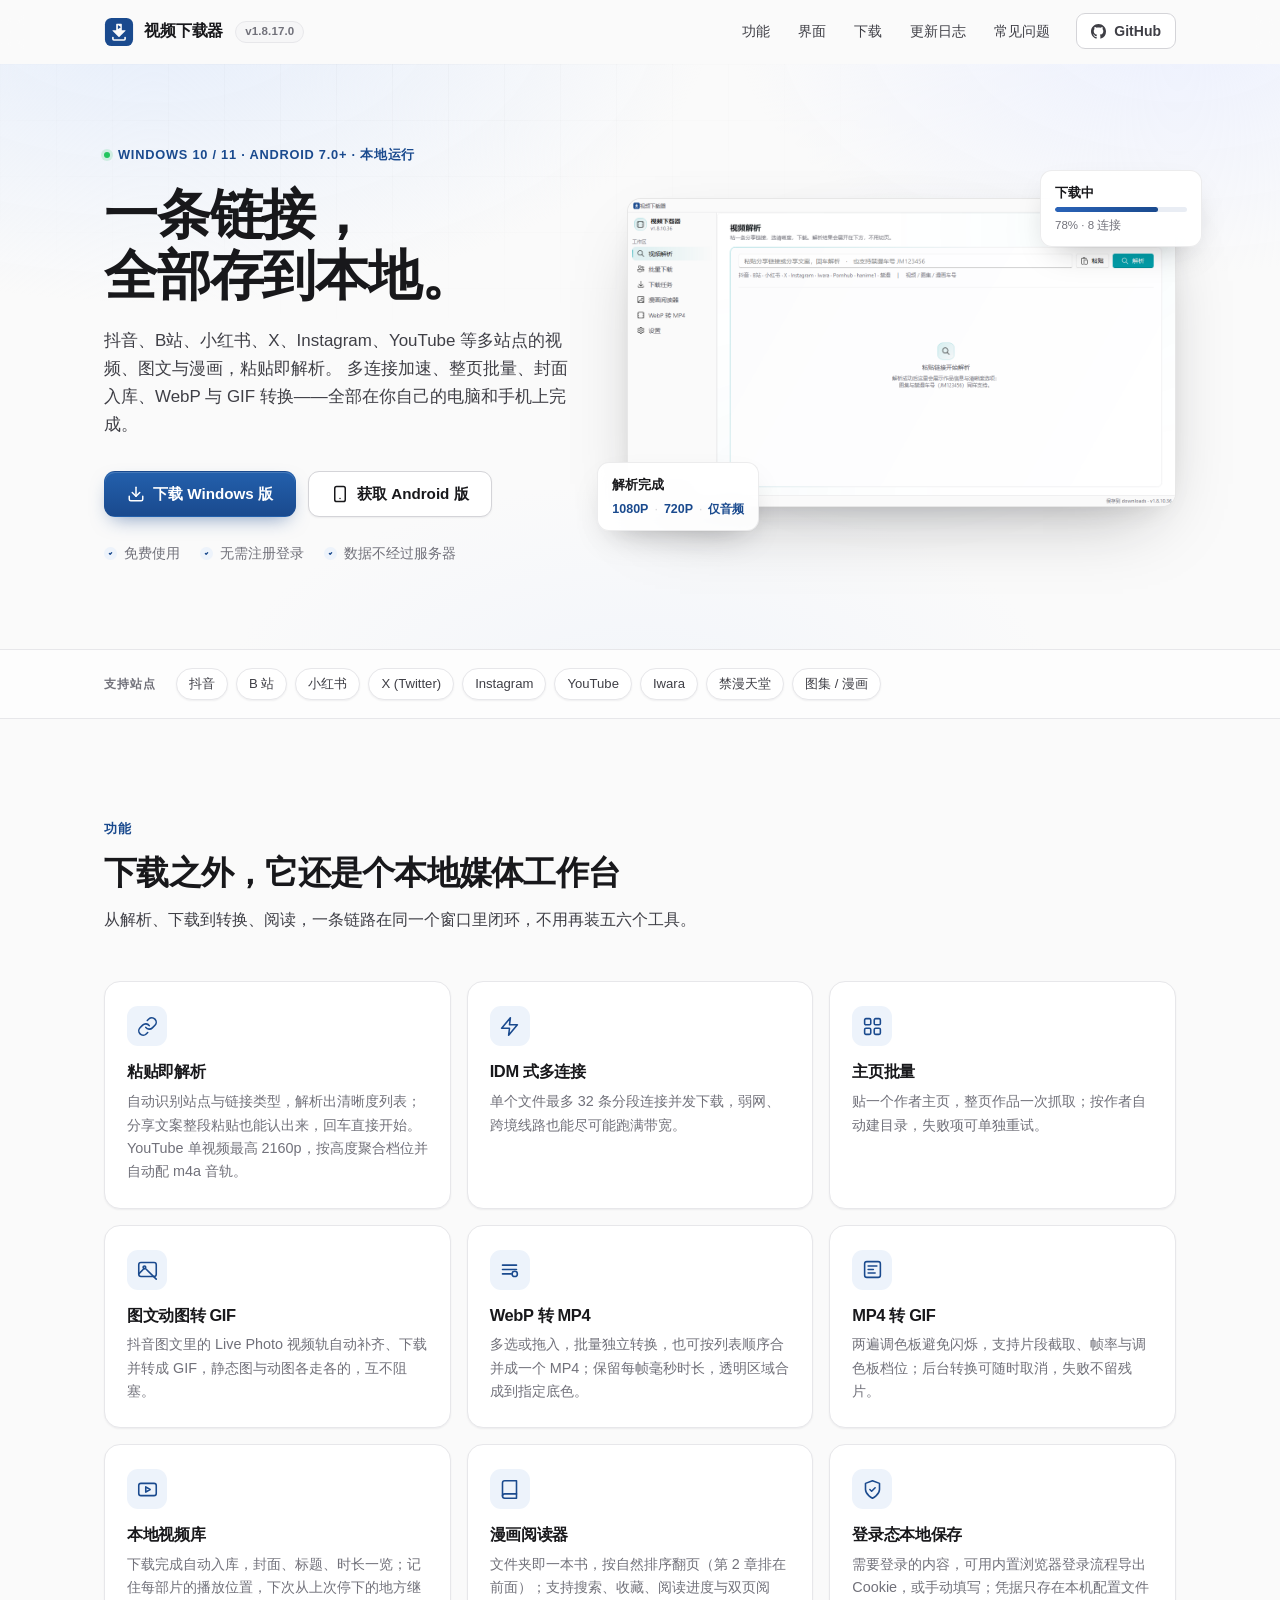
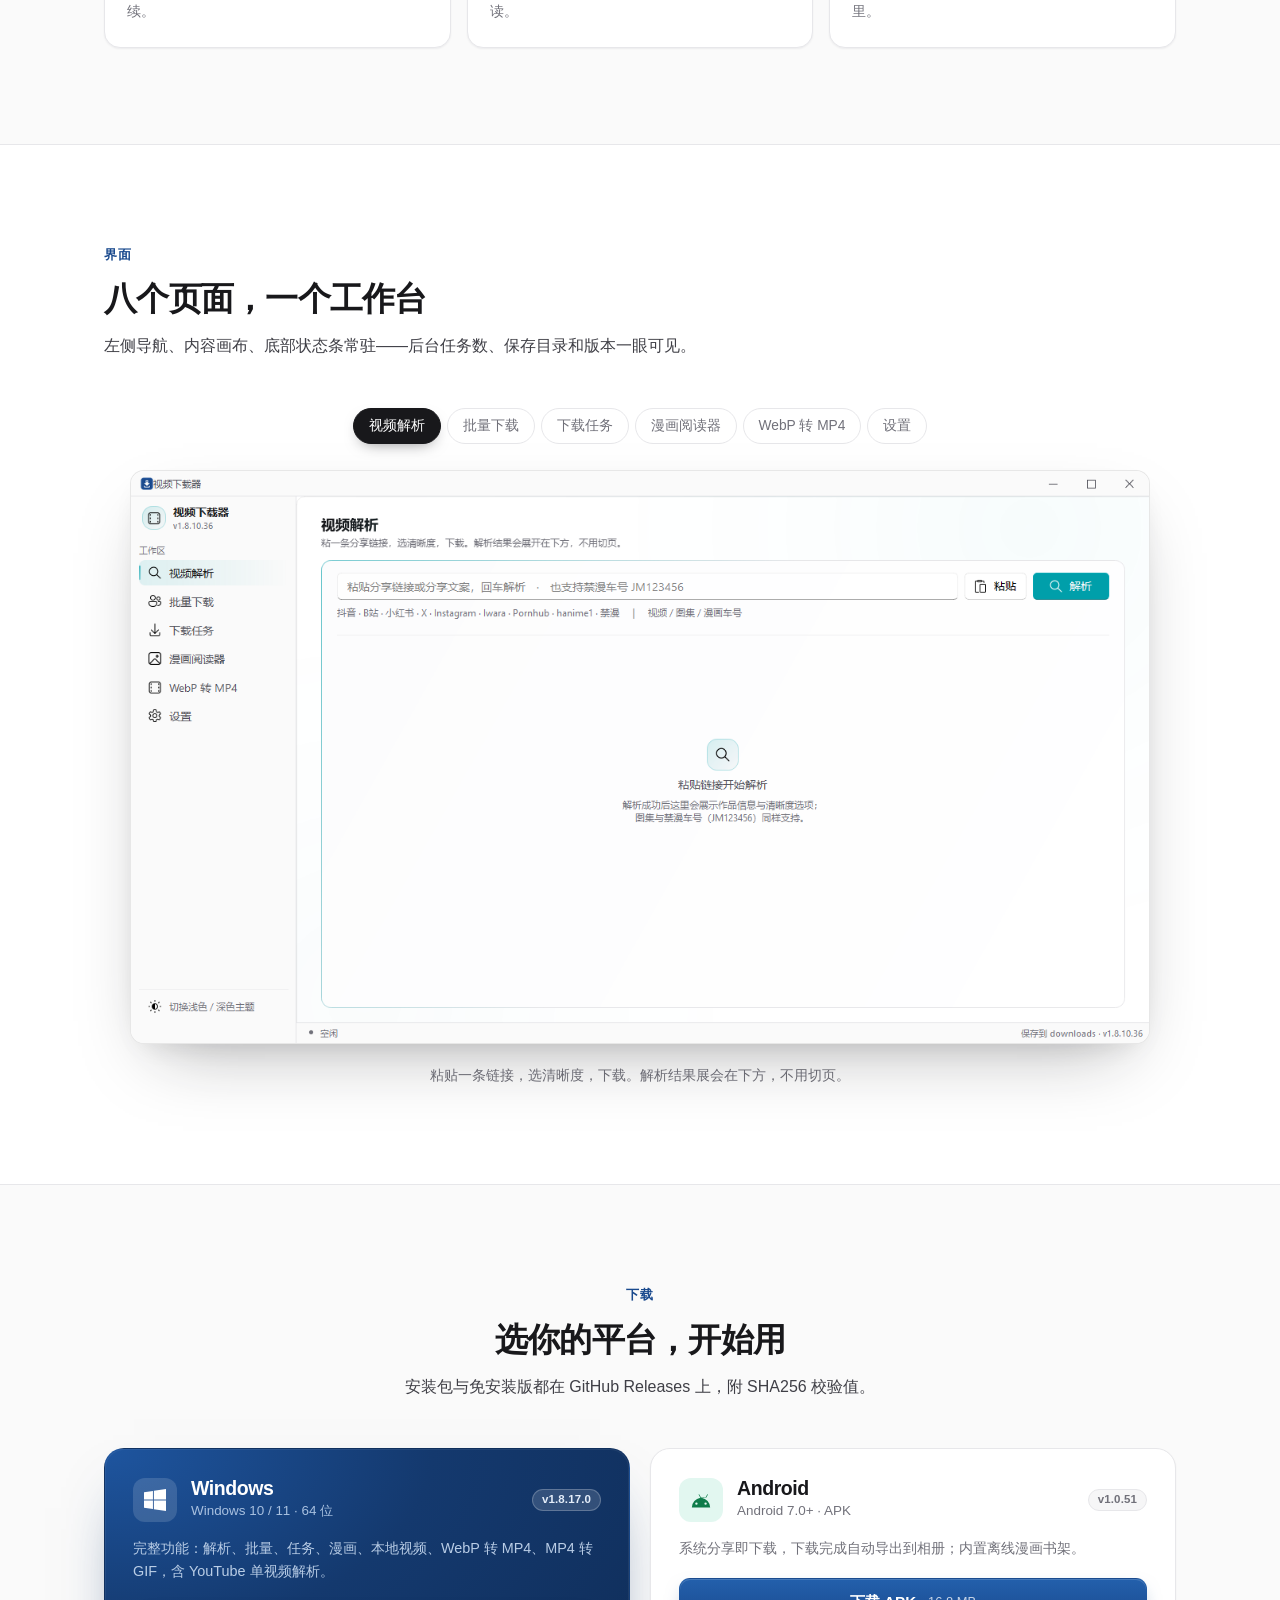
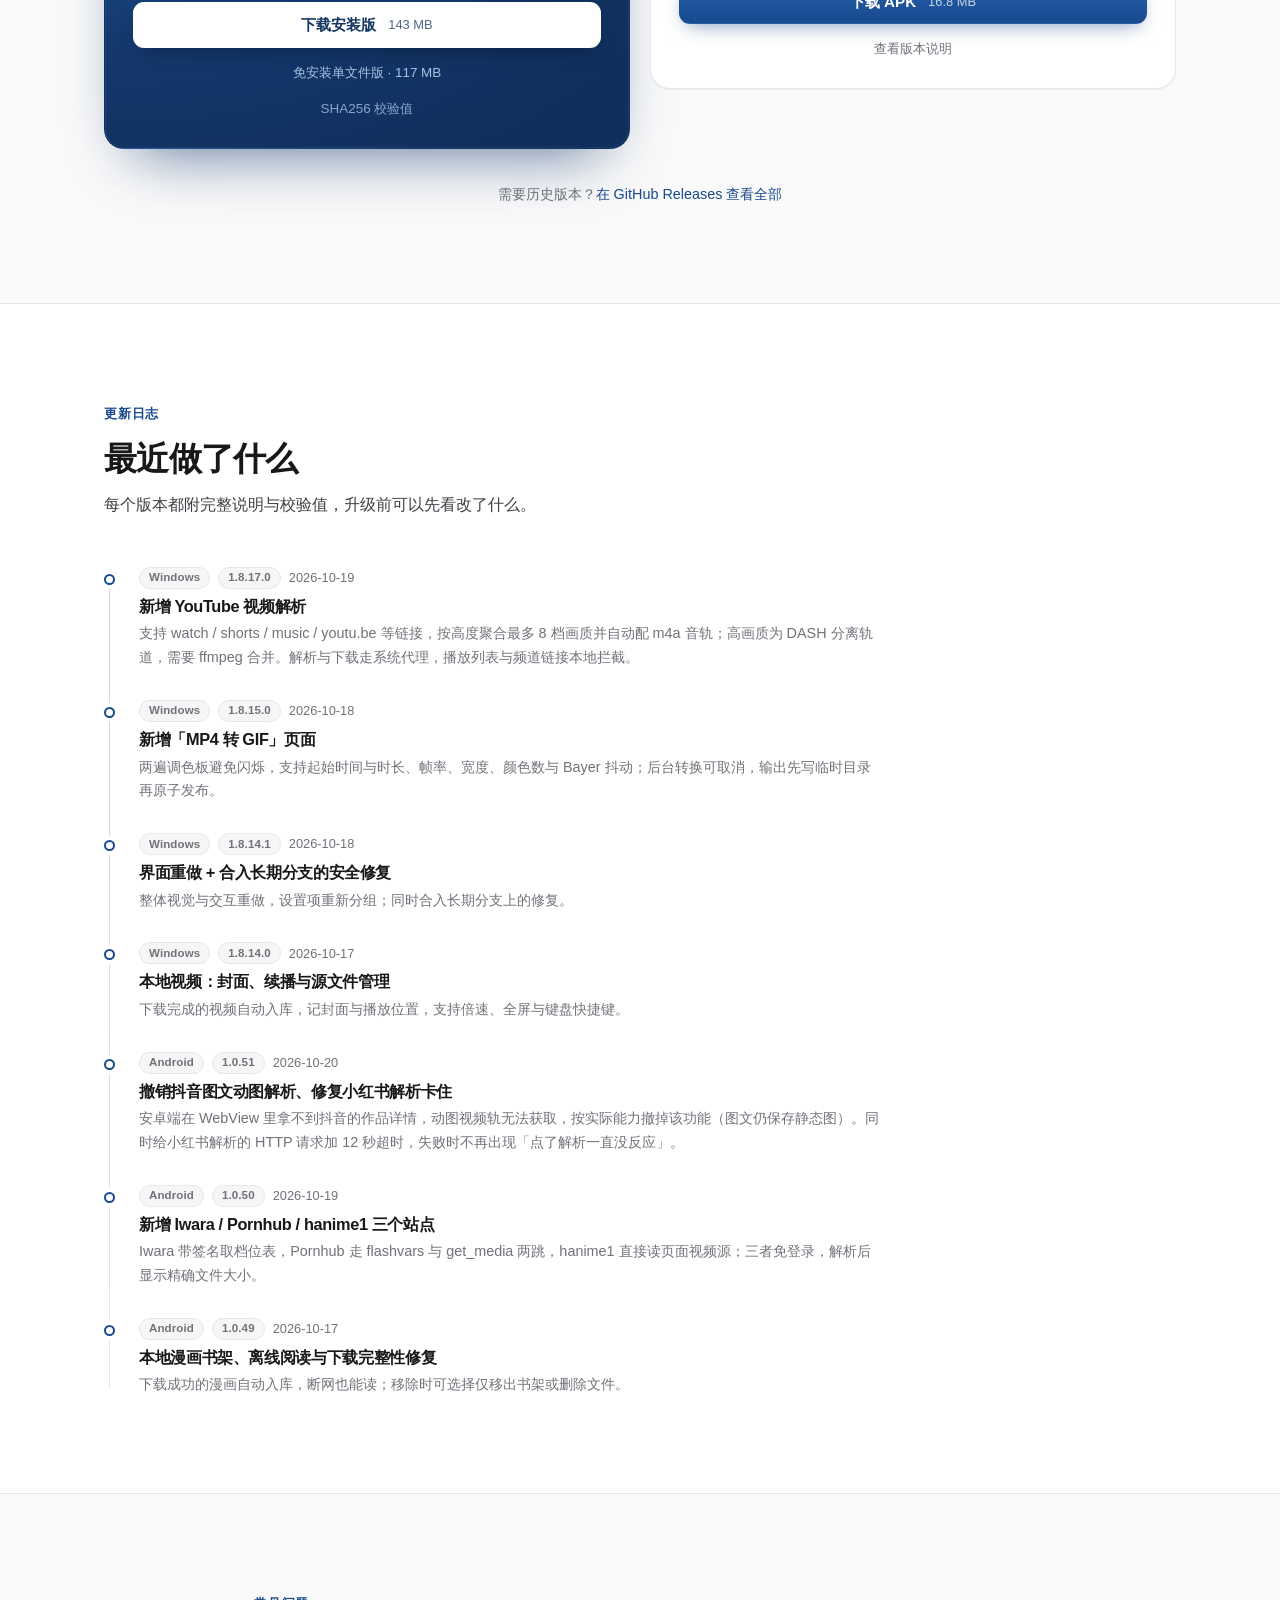
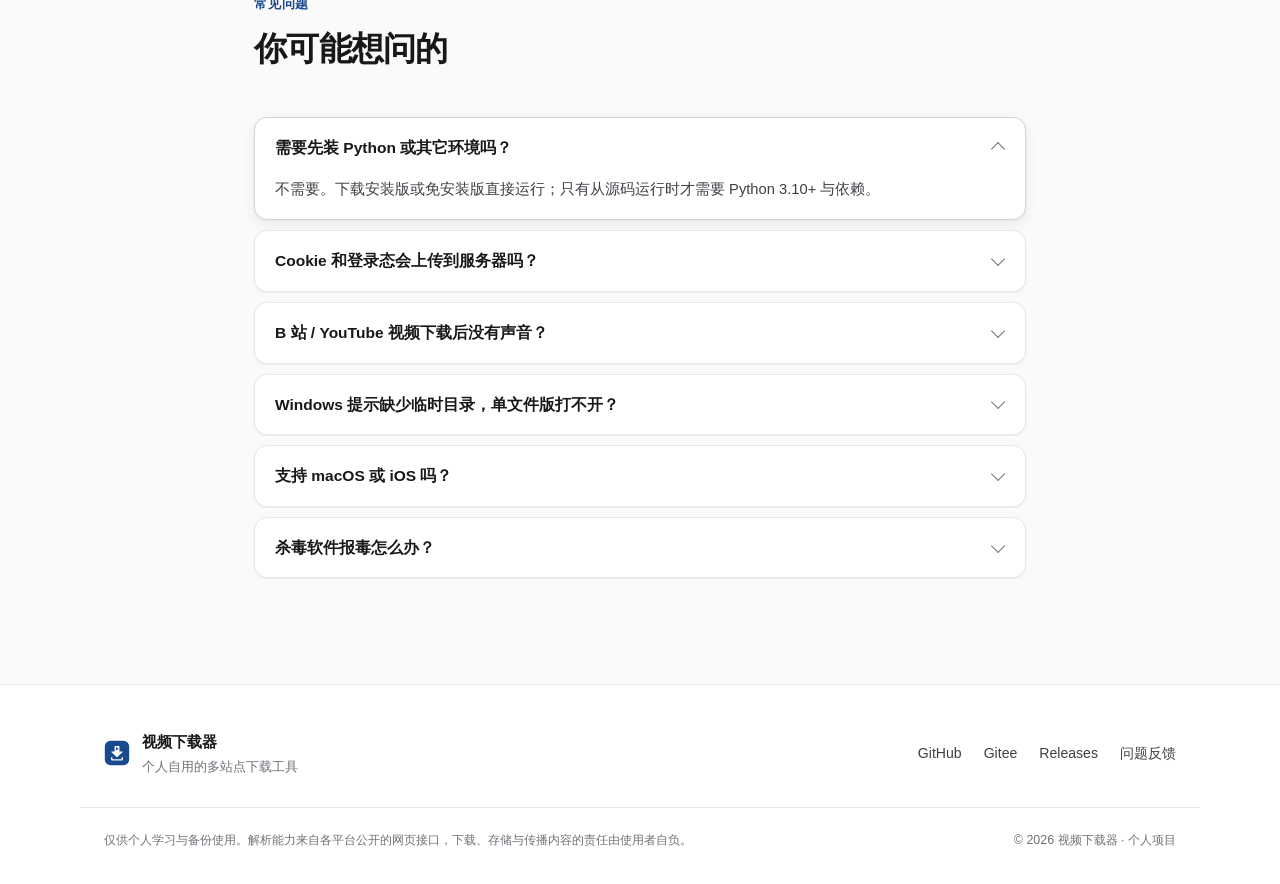
<file: website/index.html>
<!doctype html>
<html lang="zh-CN">
<head>
<meta charset="utf-8" />
<meta name="viewport" content="width=device-width, initial-scale=1" />
<title>视频下载器 — 一条链接，把视频和图片存下来</title>
<meta name="description" content="抖音、B站、小红书、X、Instagram、YouTube 等多站点视频 / 图文 / 漫画下载工具。多连接加速、批量下载、封面入库、WebP 与 GIF 转换，Windows 与 Android 双端，全部在本机完成。" />
<meta name="theme-color" content="#1A4A8E" />
<link rel="icon" href="assets/icon.svg" type="image/svg+xml" />
<link rel="apple-touch-icon" href="assets/icon.png" />
<meta property="og:type" content="website" />
<meta property="og:title" content="视频下载器 — 一条链接，把视频和图片存下来" />
<meta property="og:description" content="多站点视频 / 图文 / 漫画下载工具，Windows 与 Android 双端，全部在本机完成。" />
<meta property="og:image" content="assets/shot-home.png" />
<link rel="stylesheet" href="assets/styles.css" />
</head>
<body>

<header class="nav" id="nav">
  <div class="nav-inner">
    <a class="brand" href="#top" aria-label="视频下载器首页">
      <img src="assets/icon.svg" alt="" width="30" height="30" />
      <span class="brand-name">视频下载器</span>
      <span class="pill">v1.8.17.0</span>
    </a>

    <nav class="nav-links" id="navLinks" aria-label="主导航">
      <a href="#features">功能</a>
      <a href="#shots">界面</a>
      <a href="#download">下载</a>
      <a href="#changelog">更新日志</a>
      <a href="#faq">常见问题</a>
      <a class="btn btn-ghost btn-sm nav-github" href="https://github.com/LOKOP10/downloader" target="_blank" rel="noopener">
        <svg viewBox="0 0 16 16" width="15" height="15" aria-hidden="true"><path fill="currentColor" d="M8 0C3.58 0 0 3.58 0 8c0 3.54 2.29 6.53 5.47 7.59.4.07.55-.17.55-.38 0-.19-.01-.82-.01-1.49-2.01.37-2.53-.49-2.69-.94-.09-.23-.48-.94-.82-1.13-.28-.15-.68-.52-.01-.53.63-.01 1.08.58 1.23.82.72 1.21 1.87.87 2.33.66.07-.52.28-.87.51-1.07-1.78-.2-3.64-.89-3.64-3.95 0-.87.31-1.59.82-2.15-.08-.2-.36-1.02.08-2.12 0 0 .67-.21 2.2.82.64-.18 1.32-.27 2-.27.68 0 1.36.09 2 .27 1.53-1.04 2.2-.82 2.2-.82.44 1.1.16 1.92.08 2.12.51.56.82 1.27.82 2.15 0 3.07-1.87 3.75-3.65 3.95.29.25.54.73.54 1.48 0 1.07-.01 1.93-.01 2.2 0 .21.15.46.55.38A8.01 8.01 0 0 0 16 8c0-4.42-3.58-8-8-8Z"/></svg>
        GitHub
      </a>
    </nav>

    <button class="nav-toggle" id="navToggle" aria-label="展开菜单" aria-expanded="false">
      <span></span><span></span><span></span>
    </button>
  </div>
</header>

<main id="top">

  <section class="hero">
    <div class="hero-bg" aria-hidden="true"></div>
    <div class="wrap hero-grid">
      <div class="hero-copy">
        <p class="eyebrow"><span class="dot"></span>Windows 10 / 11 · Android 7.0+ · 本地运行</p>
        <h1>一条链接，<br />全部存到本地。</h1>
        <p class="lead">
          抖音、B站、小红书、X、Instagram、YouTube 等多站点的视频、图文与漫画，粘贴即解析。
          多连接加速、整页批量、封面入库、WebP 与 GIF 转换——全部在你自己的电脑和手机上完成。
        </p>
        <div class="hero-actions">
          <a class="btn btn-primary" href="#download">
            <svg viewBox="0 0 24 24" width="18" height="18" fill="none" stroke="currentColor" stroke-width="2" stroke-linecap="round" stroke-linejoin="round" aria-hidden="true"><path d="M21 15v4a2 2 0 0 1-2 2H5a2 2 0 0 1-2-2v-4"/><path d="m7 10 5 5 5-5"/><path d="M12 15V3"/></svg>
            下载 Windows 版
          </a>
          <a class="btn btn-secondary" href="#download">
            <svg viewBox="0 0 24 24" width="18" height="18" fill="none" stroke="currentColor" stroke-width="2" stroke-linecap="round" stroke-linejoin="round" aria-hidden="true"><rect x="5" y="2" width="14" height="20" rx="2.5"/><path d="M12 18h.01"/></svg>
            获取 Android 版
          </a>
        </div>
        <ul class="hero-meta">
          <li>免费使用</li>
          <li>无需注册登录</li>
          <li>数据不经过服务器</li>
        </ul>
      </div>

      <div class="hero-visual">
        <div class="glow" aria-hidden="true"></div>
        <figure class="window">
          <img src="assets/shot-home.png" width="1280" height="720" alt="视频下载器主界面：左侧导航与视频解析页" />
        </figure>
        <div class="float-card float-a" aria-hidden="true">
          <span class="fc-title">解析完成</span>
          <span class="fc-row"><b>1080P</b><span>·</span><b>720P</b><span>·</span><b>仅音频</b></span>
        </div>
        <div class="float-card float-b" aria-hidden="true">
          <span class="fc-title">下载中</span>
          <span class="fc-bar"><i style="width:78%"></i></span>
          <span class="fc-sub">78% · 8 连接</span>
        </div>
      </div>
    </div>
  </section>

  <section class="strip">
    <div class="wrap strip-inner">
      <span class="strip-label">支持站点</span>
      <ul class="chips">
        <li>抖音</li><li>B 站</li><li>小红书</li><li>X (Twitter)</li><li>Instagram</li><li>YouTube</li><li>Iwara</li><li>禁漫天堂</li><li>图集 / 漫画</li>
      </ul>
    </div>
  </section>

  <section id="features" class="section">
    <div class="wrap">
      <header class="section-head">
        <p class="eyebrow">功能</p>
        <h2>下载之外，它还是个本地媒体工作台</h2>
        <p class="section-desc">从解析、下载到转换、阅读，一条链路在同一个窗口里闭环，不用再装五六个工具。</p>
      </header>

      <div class="grid grid-3">
        <article class="card">
          <div class="icon"><svg viewBox="0 0 24 24" fill="none" stroke="currentColor" stroke-width="1.8" stroke-linecap="round" stroke-linejoin="round"><path d="M10 13a5 5 0 0 0 7.54.54l3-3a5 5 0 0 0-7.07-7.07l-1.72 1.71"/><path d="M14 11a5 5 0 0 0-7.54-.54l-3 3a5 5 0 0 0 7.07 7.07l1.71-1.71"/></svg></div>
          <h3>粘贴即解析</h3>
          <p>自动识别站点与链接类型，解析出清晰度列表；分享文案整段粘贴也能认出来，回车直接开始。YouTube 单视频最高 2160p，按高度聚合档位并自动配 m4a 音轨。</p>
        </article>

        <article class="card">
          <div class="icon"><svg viewBox="0 0 24 24" fill="none" stroke="currentColor" stroke-width="1.8" stroke-linecap="round" stroke-linejoin="round"><path d="M13 2 3 14h9l-1 8 10-12h-9l1-8Z"/></svg></div>
          <h3>IDM 式多连接</h3>
          <p>单个文件最多 32 条分段连接并发下载，弱网、跨境线路也能尽可能跑满带宽。</p>
        </article>

        <article class="card">
          <div class="icon"><svg viewBox="0 0 24 24" fill="none" stroke="currentColor" stroke-width="1.8" stroke-linecap="round" stroke-linejoin="round"><rect x="3" y="3" width="7" height="7" rx="1.5"/><rect x="14" y="3" width="7" height="7" rx="1.5"/><rect x="3" y="14" width="7" height="7" rx="1.5"/><rect x="14" y="14" width="7" height="7" rx="1.5"/></svg></div>
          <h3>主页批量</h3>
          <p>贴一个作者主页，整页作品一次抓取；按作者自动建目录，失败项可单独重试。</p>
        </article>

        <article class="card">
          <div class="icon"><svg viewBox="0 0 24 24" fill="none" stroke="currentColor" stroke-width="1.8" stroke-linecap="round" stroke-linejoin="round"><rect x="2" y="4" width="20" height="16" rx="2.5"/><circle cx="8.5" cy="9.5" r="1.5"/><path d="m2 17 5.5-5.5a2 2 0 0 1 2.8 0L22 23"/></svg></div>
          <h3>图文动图转 GIF</h3>
          <p>抖音图文里的 Live Photo 视频轨自动补齐、下载并转成 GIF，静态图与动图各走各的，互不阻塞。</p>
        </article>

        <article class="card">
          <div class="icon"><svg viewBox="0 0 24 24" fill="none" stroke="currentColor" stroke-width="1.8" stroke-linecap="round" stroke-linejoin="round"><path d="M4 7h16M4 12h16M4 17h10"/><circle cx="18" cy="17" r="3"/></svg></div>
          <h3>WebP 转 MP4</h3>
          <p>多选或拖入，批量独立转换，也可按列表顺序合并成一个 MP4；保留每帧毫秒时长，透明区域合成到指定底色。</p>
        </article>

        <article class="card">
          <div class="icon"><svg viewBox="0 0 24 24" fill="none" stroke="currentColor" stroke-width="1.8" stroke-linecap="round" stroke-linejoin="round"><rect x="3" y="3" width="18" height="18" rx="2.5"/><path d="M7 8h10M7 12h6M7 16h8"/></svg></div>
          <h3>MP4 转 GIF</h3>
          <p>两遍调色板避免闪烁，支持片段截取、帧率与调色板档位；后台转换可随时取消，失败不留残片。</p>
        </article>

        <article class="card">
          <div class="icon"><svg viewBox="0 0 24 24" fill="none" stroke="currentColor" stroke-width="1.8" stroke-linecap="round" stroke-linejoin="round"><rect x="2" y="5" width="20" height="14" rx="2.5"/><path d="m10 9 5 3-5 3V9Z"/></svg></div>
          <h3>本地视频库</h3>
          <p>下载完成自动入库，封面、标题、时长一览；记住每部片的播放位置，下次从上次停下的地方继续。</p>
        </article>

        <article class="card">
          <div class="icon"><svg viewBox="0 0 24 24" fill="none" stroke="currentColor" stroke-width="1.8" stroke-linecap="round" stroke-linejoin="round"><path d="M4 19.5A2.5 2.5 0 0 1 6.5 17H20"/><path d="M6.5 2H20v20H6.5A2.5 2.5 0 0 1 4 19.5v-15A2.5 2.5 0 0 1 6.5 2Z"/></svg></div>
          <h3>漫画阅读器</h3>
          <p>文件夹即一本书，按自然排序翻页（第 2 章排在前面）；支持搜索、收藏、阅读进度与双页阅读。</p>
        </article>

        <article class="card">
          <div class="icon"><svg viewBox="0 0 24 24" fill="none" stroke="currentColor" stroke-width="1.8" stroke-linecap="round" stroke-linejoin="round"><path d="M12 22s8-4 8-10V5l-8-3-8 3v7c0 6 8 10 8 10Z"/><path d="m9 12 2 2 4-4"/></svg></div>
          <h3>登录态本地保存</h3>
          <p>需要登录的内容，可用内置浏览器登录流程导出 Cookie，或手动填写；凭据只存在本机配置文件里。</p>
        </article>
      </div>
    </div>
  </section>

  <section id="shots" class="section section-alt">
    <div class="wrap">
      <header class="section-head">
        <p class="eyebrow">界面</p>
        <h2>八个页面，一个工作台</h2>
        <p class="section-desc">左侧导航、内容画布、底部状态条常驻——后台任务数、保存目录和版本一眼可见。</p>
      </header>

      <div class="shots" data-shots>
        <div class="tabs" role="tablist" aria-label="界面预览">
          <button class="tab is-active" role="tab" aria-selected="true" data-shot="home">视频解析</button>
          <button class="tab" role="tab" aria-selected="false" data-shot="batch">批量下载</button>
          <button class="tab" role="tab" aria-selected="false" data-shot="task">下载任务</button>
          <button class="tab" role="tab" aria-selected="false" data-shot="manga">漫画阅读器</button>
          <button class="tab" role="tab" aria-selected="false" data-shot="converter">WebP 转 MP4</button>
          <button class="tab" role="tab" aria-selected="false" data-shot="setting">设置</button>
        </div>
        <figure class="window shot-frame">
          <img id="shotImg" src="assets/shot-home.png" width="1280" height="720" alt="视频下载器界面预览" />
        </figure>
        <p class="shot-caption" id="shotCaption">粘贴一条链接，选清晰度，下载。解析结果展会在下方，不用切页。</p>
      </div>
    </div>
  </section>

  <section id="download" class="section">
    <div class="wrap">
      <header class="section-head section-head-center">
        <p class="eyebrow">下载</p>
        <h2>选你的平台，开始用</h2>
        <p class="section-desc">安装包与免安装版都在 GitHub Releases 上，附 SHA256 校验值。</p>
      </header>

      <div class="dl-grid">
        <article class="dl-card dl-card-dark">
          <div class="dl-head">
            <div class="dl-icon"><svg viewBox="0 0 24 24" fill="currentColor" aria-hidden="true"><path d="M0 3.45 9.75 2.1v9.45H0V3.45Zm0 17.1 9.75 1.35v-9.3H0v7.95Zm10.8 1.5L24 24V12.6H10.8v9.45Zm0-20.1v9.6H24V0L10.8 1.95Z"/></svg></div>
            <div>
              <h3>Windows</h3>
              <p class="dl-sub">Windows 10 / 11 · 64 位</p>
            </div>
            <span class="pill pill-dark">v1.8.17.0</span>
          </div>
          <p class="dl-desc">完整功能：解析、批量、任务、漫画、本地视频、WebP 转 MP4、MP4 转 GIF，含 YouTube 单视频解析。</p>
          <a class="btn btn-white" href="https://github.com/LOKOP10/downloader/releases/download/v1.8.17.0/VideoDownloader-1.8.17.0-setup.exe" rel="noopener">
            下载安装版 <span class="size">143 MB</span>
          </a>
          <a class="dl-alt" href="https://github.com/LOKOP10/downloader/releases/download/v1.8.17.0/VideoDownloader-1.8.17.0.exe" rel="noopener">免安装单文件版 · 117 MB</a>
          <a class="dl-alt dl-sha" href="https://github.com/LOKOP10/downloader/releases/download/v1.8.17.0/SHA256SUMS.txt" rel="noopener">SHA256 校验值</a>
        </article>

        <article class="dl-card">
          <div class="dl-head">
            <div class="dl-icon dl-icon-green"><svg viewBox="0 0 24 24" fill="currentColor" aria-hidden="true"><path d="M17.6 9.48l1.84-3.18a.38.38 0 0 0-.14-.52.38.38 0 0 0-.52.14l-1.86 3.22a11.4 11.4 0 0 0-4.92 0L10.14 5.9a.38.38 0 0 0-.52-.14.38.38 0 0 0-.14.52L11.32 9.5A11.2 11.2 0 0 0 2 20.2h20a11.2 11.2 0 0 0-9.4-10.72ZM7 17.2a1.3 1.3 0 1 1 0-2.6 1.3 1.3 0 0 1 0 2.6Zm10 0a1.3 1.3 0 1 1 0-2.6 1.3 1.3 0 0 1 0 2.6Z"/></svg></div>
            <div>
              <h3>Android</h3>
              <p class="dl-sub">Android 7.0+ · APK</p>
            </div>
            <span class="pill">v1.0.51</span>
          </div>
          <p class="dl-desc">系统分享即下载，下载完成自动导出到相册；内置离线漫画书架。</p>
          <a class="btn btn-primary" href="https://github.com/LOKOP10/downloader/releases/download/android-v1.0.51/VideoDownloader-Android-1.0.51.apk" rel="noopener">
            下载 APK <span class="size">16.8 MB</span>
          </a>
          <a class="dl-alt" href="https://github.com/LOKOP10/downloader/releases/tag/android-v1.0.51" rel="noopener">查看版本说明</a>
        </article>
      </div>

      <p class="dl-foot">
        需要历史版本？<a href="https://github.com/LOKOP10/downloader/releases" rel="noopener">在 GitHub Releases 查看全部</a>
      </p>
    </div>
  </section>

  <section id="changelog" class="section section-alt">
    <div class="wrap">
      <header class="section-head">
        <p class="eyebrow">更新日志</p>
        <h2>最近做了什么</h2>
        <p class="section-desc">每个版本都附完整说明与校验值，升级前可以先看改了什么。</p>
      </header>

      <ol class="timeline">
        <li>
          <div class="tl-dot"></div>
          <div class="tl-body">
            <div class="tl-meta"><span class="pill">Windows</span><span class="pill">1.8.17.0</span><time>2026-10-19</time></div>
            <h3>新增 YouTube 视频解析</h3>
            <p>支持 watch / shorts / music / youtu.be 等链接，按高度聚合最多 8 档画质并自动配 m4a 音轨；高画质为 DASH 分离轨道，需要 ffmpeg 合并。解析与下载走系统代理，播放列表与频道链接本地拦截。</p>
          </div>
        </li>
        <li>
          <div class="tl-dot"></div>
          <div class="tl-body">
            <div class="tl-meta"><span class="pill">Windows</span><span class="pill">1.8.15.0</span><time>2026-10-18</time></div>
            <h3>新增「MP4 转 GIF」页面</h3>
            <p>两遍调色板避免闪烁，支持起始时间与时长、帧率、宽度、颜色数与 Bayer 抖动；后台转换可取消，输出先写临时目录再原子发布。</p>
          </div>
        </li>
        <li>
          <div class="tl-dot"></div>
          <div class="tl-body">
            <div class="tl-meta"><span class="pill">Windows</span><span class="pill">1.8.14.1</span><time>2026-10-18</time></div>
            <h3>界面重做 + 合入长期分支的安全修复</h3>
            <p>整体视觉与交互重做，设置项重新分组；同时合入长期分支上的修复。</p>
          </div>
        </li>
        <li>
          <div class="tl-dot"></div>
          <div class="tl-body">
            <div class="tl-meta"><span class="pill">Windows</span><span class="pill">1.8.14.0</span><time>2026-10-17</time></div>
            <h3>本地视频：封面、续播与源文件管理</h3>
            <p>下载完成的视频自动入库，记封面与播放位置，支持倍速、全屏与键盘快捷键。</p>
          </div>
        </li>
        <li>
          <div class="tl-dot"></div>
          <div class="tl-body">
            <div class="tl-meta"><span class="pill">Android</span><span class="pill">1.0.51</span><time>2026-10-20</time></div>
            <h3>撤销抖音图文动图解析、修复小红书解析卡住</h3>
            <p>安卓端在 WebView 里拿不到抖音的作品详情，动图视频轨无法获取，按实际能力撤掉该功能（图文仍保存静态图）。同时给小红书解析的 HTTP 请求加 12 秒超时，失败时不再出现「点了解析一直没反应」。</p>
          </div>
        </li>
        <li>
          <div class="tl-dot"></div>
          <div class="tl-body">
            <div class="tl-meta"><span class="pill">Android</span><span class="pill">1.0.50</span><time>2026-10-19</time></div>
            <h3>新增 Iwara / Pornhub / hanime1 三个站点</h3>
            <p>Iwara 带签名取档位表，Pornhub 走 flashvars 与 get_media 两跳，hanime1 直接读页面视频源；三者免登录，解析后显示精确文件大小。</p>
          </div>
        </li>
        <li>
          <div class="tl-dot"></div>
          <div class="tl-body">
            <div class="tl-meta"><span class="pill">Android</span><span class="pill">1.0.49</span><time>2026-10-17</time></div>
            <h3>本地漫画书架、离线阅读与下载完整性修复</h3>
            <p>下载成功的漫画自动入库，断网也能读；移除时可选择仅移出书架或删除文件。</p>
          </div>
        </li>
      </ol>
    </div>
  </section>

  <section id="faq" class="section">
    <div class="wrap wrap-narrow">
      <header class="section-head">
        <p class="eyebrow">常见问题</p>
        <h2>你可能想问的</h2>
      </header>

      <details class="faq-item" open>
        <summary>需要先装 Python 或其它环境吗？</summary>
        <p>不需要。下载安装版或免安装版直接运行；只有从源码运行时才需要 Python 3.10+ 与依赖。</p>
      </details>
      <details class="faq-item">
        <summary>Cookie 和登录态会上传到服务器吗？</summary>
        <p>不会。程序没有自建服务器，解析走各平台公开接口，Cookie 只保存在本机配置文件里，下载与转换全部在本机完成。</p>
      </details>
      <details class="faq-item">
        <summary>B 站 / YouTube 视频下载后没有声音？</summary>
        <p>B 站与 YouTube 的 1080P 以上都是 DASH 音视频分离，需要 ffmpeg 合并。到「设置 → 合并组件（ffmpeg）」里下载一次即可，不是 pip 依赖。</p>
      </details>
      <details class="faq-item">
        <summary>Windows 提示缺少临时目录，单文件版打不开？</summary>
        <p>启动解包需要可用的系统临时目录。可以改用文件夹版（需要与 <code>_internal/</code> 一起保留），或清理异常的 TEMP 路径后重试。</p>
      </details>
      <details class="faq-item">
        <summary>支持 macOS 或 iOS 吗？</summary>
        <p>目前只有 Windows 与 Android 两端。桌面端基于 PySide6，移植需要重做界面与浏览器登录链路，暂未计划。</p>
      </details>
      <details class="faq-item">
        <summary>杀毒软件报毒怎么办？</summary>
        <p>PyInstaller 打包的程序常被启发式误报。可在 GitHub Releases 对照 SHA256 校验值确认文件一致；介意的话从源码运行。</p>
      </details>
    </div>
  </section>

</main>

<footer class="footer">
  <div class="wrap footer-inner">
    <div class="footer-brand">
      <img src="assets/icon.svg" alt="" width="26" height="26" />
      <div>
        <strong>视频下载器</strong>
        <p>个人自用的多站点下载工具</p>
      </div>
    </div>
    <nav class="footer-links" aria-label="页脚导航">
      <a href="https://github.com/LOKOP10/downloader" rel="noopener">GitHub</a>
      <a href="https://gitee.com/LOKOP01/downloader" rel="noopener">Gitee</a>
      <a href="https://github.com/LOKOP10/downloader/releases" rel="noopener">Releases</a>
      <a href="https://github.com/LOKOP10/downloader/issues" rel="noopener">问题反馈</a>
    </nav>
  </div>
  <div class="wrap footer-legal">
    <p>仅供个人学习与备份使用。解析能力来自各平台公开的网页接口，下载、存储与传播内容的责任由使用者自负。</p>
    <p>© <span id="year">2026</span> 视频下载器 · 个人项目</p>
  </div>
</footer>

<script src="assets/app.js" defer></script>
</body>
</html>
</file>
<file: website/assets/styles.css>
/* ==========================================================================
   视频下载器 · 官网样式
   纯静态，无构建步骤。色板与桌面端 design.py 对齐（zinc + 深海蓝 #1A4A8E）
   ========================================================================== */

:root {
  --bg: #FAFAFA;
  --surface: #FFFFFF;
  --surface-alt: #F6F6F7;
  --ink: #18181B;
  --ink-2: #3F3F46;
  --ink-3: #71717A;
  --line: #E7E7EA;
  --line-strong: #D4D4D8;
  --accent: #1A4A8E;
  --accent-hi: #2A63B8;
  --accent-soft: #EDF3FB;
  --shadow-sm: 0 1px 2px rgba(24, 24, 27, 0.06);
  --shadow-md: 0 4px 14px rgba(24, 24, 27, 0.07), 0 1px 2px rgba(24, 24, 27, 0.04);
  --shadow-lg: 0 30px 70px -28px rgba(24, 24, 27, 0.35), 0 10px 28px -16px rgba(24, 24, 27, 0.16);
  --radius: 16px;
  --wrap: 1120px;
  --nav-h: 64px;
  --ease: cubic-bezier(0.22, 0.61, 0.36, 1);
}

* { box-sizing: border-box; }

html {
  scroll-behavior: smooth;
  scroll-padding-top: calc(var(--nav-h) + 16px);
  -webkit-text-size-adjust: 100%;
}

body {
  margin: 0;
  font-family: -apple-system, BlinkMacSystemFont, "Segoe UI", "PingFang SC", "Hiragino Sans GB", "Microsoft YaHei", "Noto Sans CJK SC", sans-serif;
  background: var(--bg);
  color: var(--ink);
  line-height: 1.65;
  -webkit-font-smoothing: antialiased;
  text-rendering: optimizeLegibility;
}

img { max-width: 100%; display: block; }
a { color: var(--accent); text-decoration: none; }
a:hover { color: var(--accent-hi); }

h1, h2, h3 { letter-spacing: -0.022em; line-height: 1.2; margin: 0; font-weight: 700; }
p { margin: 0; }
ul, ol { margin: 0; padding: 0; list-style: none; }
code {
  font-family: ui-monospace, SFMono-Regular, "SF Mono", Menlo, Consolas, monospace;
  font-size: 0.88em;
  background: var(--surface-alt);
  border: 1px solid var(--line);
  border-radius: 5px;
  padding: 1px 5px;
}

.wrap { width: 100%; max-width: var(--wrap); margin: 0 auto; padding: 0 24px; }
.wrap-narrow { max-width: 820px; }

/* ---------- 按钮 ---------- */
.btn {
  display: inline-flex;
  align-items: center;
  justify-content: center;
  gap: 8px;
  height: 46px;
  padding: 0 22px;
  border-radius: 11px;
  font-size: 0.95rem;
  font-weight: 600;
  border: 1px solid transparent;
  cursor: pointer;
  transition: transform 0.18s var(--ease), box-shadow 0.18s var(--ease), background 0.18s var(--ease), border-color 0.18s var(--ease);
  white-space: nowrap;
}
.btn:active { transform: translateY(1px) scale(0.995); }
.btn svg { flex: none; }

.btn-primary {
  background: linear-gradient(180deg, #2360AC, #1A4A8E);
  color: #fff;
  box-shadow: 0 1px 0 rgba(255, 255, 255, 0.16) inset, 0 8px 20px -8px rgba(26, 74, 142, 0.6);
}
.btn-primary:hover { background: linear-gradient(180deg, #2A6AC0, #1E5099); color: #fff; box-shadow: 0 1px 0 rgba(255, 255, 255, 0.18) inset, 0 12px 26px -10px rgba(26, 74, 142, 0.65); }

.btn-secondary {
  background: var(--surface);
  color: var(--ink);
  border-color: var(--line-strong);
  box-shadow: var(--shadow-sm);
}
.btn-secondary:hover { background: #fff; border-color: #BEBEC4; color: var(--ink); box-shadow: var(--shadow-md); }

.btn-ghost { background: transparent; color: var(--ink-2); border-color: transparent; }
.btn-ghost:hover { background: rgba(24, 24, 27, 0.05); color: var(--ink); }
.btn-sm { height: 36px; padding: 0 14px; font-size: 0.875rem; border-radius: 9px; }

.btn-white {
  background: #fff;
  color: #14365F;
  box-shadow: 0 10px 24px -12px rgba(0, 0, 0, 0.45);
}
.btn-white:hover { background: #F4F7FC; color: #14365F; }

.pill {
  display: inline-flex;
  align-items: center;
  height: 22px;
  padding: 0 9px;
  border-radius: 999px;
  font-size: 0.72rem;
  font-weight: 600;
  letter-spacing: 0.01em;
  color: var(--ink-3);
  background: var(--surface-alt);
  border: 1px solid var(--line);
}
.pill-dark { background: rgba(255, 255, 255, 0.14); border-color: rgba(255, 255, 255, 0.22); color: #E4EDF9; }

/* ---------- 导航 ---------- */
.nav {
  position: sticky;
  top: 0;
  z-index: 60;
  height: var(--nav-h);
  background: rgba(250, 250, 250, 0.78);
  -webkit-backdrop-filter: saturate(180%) blur(14px);
  backdrop-filter: saturate(180%) blur(14px);
  border-bottom: 1px solid transparent;
  transition: border-color 0.2s var(--ease), box-shadow 0.2s var(--ease);
}
.nav.is-scrolled { border-bottom-color: var(--line); box-shadow: 0 6px 24px -20px rgba(24, 24, 27, 0.4); }
.nav-inner {
  max-width: var(--wrap);
  margin: 0 auto;
  padding: 0 24px;
  height: 100%;
  display: flex;
  align-items: center;
  gap: 28px;
}
.brand { display: inline-flex; align-items: center; gap: 10px; color: var(--ink); font-weight: 700; }
.brand:hover { color: var(--ink); }
.brand img { border-radius: 8px; }
.brand-name { font-size: 1rem; letter-spacing: -0.01em; }
.brand .pill { margin-left: 2px; }

.nav-links { display: flex; align-items: center; gap: 4px; margin-left: auto; }
.nav-links > a:not(.btn) {
  padding: 8px 12px;
  border-radius: 8px;
  font-size: 0.9rem;
  color: var(--ink-2);
  font-weight: 500;
}
.nav-links > a:not(.btn):hover { background: rgba(24, 24, 27, 0.055); color: var(--ink); }
.nav-github { margin-left: 10px; border: 1px solid var(--line-strong) !important; background: var(--surface); }

.nav-toggle {
  display: none;
  margin-left: auto;
  width: 40px;
  height: 40px;
  border: 1px solid var(--line);
  border-radius: 10px;
  background: var(--surface);
  cursor: pointer;
  padding: 0;
  place-items: center;
}
.nav-toggle span {
  display: block;
  width: 16px;
  height: 1.6px;
  background: var(--ink);
  border-radius: 2px;
  transition: transform 0.2s var(--ease), opacity 0.2s var(--ease);
  margin: 3px auto;
}

/* ---------- Hero ---------- */
.hero { position: relative; overflow: clip; padding: 76px 0 84px; }
.hero-bg {
  position: absolute;
  inset: 0;
  background:
    radial-gradient(900px 460px at 12% -8%, #E6EEFB 0%, rgba(230, 238, 251, 0) 62%),
    radial-gradient(760px 420px at 92% -6%, #EDF1FE 0%, rgba(237, 241, 254, 0) 58%),
    radial-gradient(600px 320px at 50% 110%, #F2F5FA 0%, rgba(242, 245, 250, 0) 70%);
  pointer-events: none;
}
.hero-bg::after {
  content: "";
  position: absolute;
  inset: 0;
  background-image: linear-gradient(to right, rgba(24, 24, 27, 0.045) 1px, transparent 1px),
    linear-gradient(to bottom, rgba(24, 24, 27, 0.045) 1px, transparent 1px);
  background-size: 56px 56px;
  mask-image: radial-gradient(720px 380px at 30% 0%, #000 0%, transparent 78%);
  -webkit-mask-image: radial-gradient(720px 380px at 30% 0%, #000 0%, transparent 78%);
  opacity: 0.55;
}
.hero-grid {
  position: relative;
  display: grid;
  grid-template-columns: minmax(0, 0.92fr) minmax(0, 1.08fr);
  gap: 56px;
  align-items: center;
}

.eyebrow {
  display: inline-flex;
  align-items: center;
  gap: 8px;
  font-size: 0.8rem;
  font-weight: 600;
  letter-spacing: 0.06em;
  text-transform: uppercase;
  color: var(--accent);
}
.eyebrow .dot {
  width: 6px;
  height: 6px;
  border-radius: 50%;
  background: #22C55E;
  box-shadow: 0 0 0 3px rgba(34, 197, 94, 0.16);
}

.hero h1 { font-size: clamp(2.3rem, 4.2vw, 3.55rem); margin: 18px 0 0; line-height: 1.12; }
.hero .lead {
  margin-top: 22px;
  font-size: 1.06rem;
  color: var(--ink-2);
  max-width: 33em;
}
.hero-actions { display: flex; flex-wrap: wrap; gap: 12px; margin-top: 32px; }
.hero-meta {
  display: flex;
  flex-wrap: wrap;
  gap: 20px;
  margin-top: 26px;
  font-size: 0.85rem;
  color: var(--ink-3);
}
.hero-meta li { display: inline-flex; align-items: center; gap: 7px; }
.hero-meta li::before {
  content: "";
  width: 13px;
  height: 13px;
  border-radius: 50%;
  background: var(--accent-soft);
  background-image: url("data:image/svg+xml,%3Csvg xmlns='http://www.w3.org/2000/svg' viewBox='0 0 24 24' fill='none' stroke='%231A4A8E' stroke-width='3.4' stroke-linecap='round' stroke-linejoin='round'%3E%3Cpath d='m9 12 2 2 4-4'/%3E%3C/svg%3E");
  background-size: 9px 9px;
  background-position: center;
  background-repeat: no-repeat;
  flex: none;
}

.hero-visual { position: relative; }
.glow {
  position: absolute;
  inset: -8% -6% -14% -6%;
  background: radial-gradient(50% 50% at 50% 50%, rgba(26, 74, 142, 0.28), rgba(26, 74, 142, 0) 70%);
  filter: blur(40px);
  z-index: 0;
}
.window {
  position: relative;
  z-index: 1;
  margin: 0;
  border-radius: 14px;
  overflow: hidden;
  border: 1px solid rgba(24, 24, 27, 0.1);
  background: #fff;
  box-shadow: var(--shadow-lg), 0 0 0 1px rgba(255, 255, 255, 0.6) inset;
}
.window img { width: 100%; height: auto; }

.float-card {
  position: absolute;
  z-index: 2;
  display: flex;
  flex-direction: column;
  gap: 4px;
  padding: 11px 14px;
  border-radius: 12px;
  background: rgba(255, 255, 255, 0.92);
  -webkit-backdrop-filter: blur(10px);
  backdrop-filter: blur(10px);
  border: 1px solid rgba(24, 24, 27, 0.08);
  box-shadow: 0 14px 34px -16px rgba(24, 24, 27, 0.35);
  font-size: 0.78rem;
  color: var(--ink-2);
  animation: floaty 6s ease-in-out infinite;
}
.float-a { left: -30px; bottom: -24px; }
.float-b { right: -26px; top: -28px; animation-delay: -3s; }
.fc-title { font-weight: 700; color: var(--ink); font-size: 0.8rem; }
.fc-row { display: inline-flex; gap: 6px; align-items: center; }
.fc-row b { color: var(--accent); font-weight: 600; }
.fc-row span { color: var(--line-strong); }
.fc-bar { display: block; width: 132px; height: 5px; border-radius: 99px; background: #E9EDF4; overflow: hidden; }
.fc-bar i { display: block; height: 100%; border-radius: 99px; background: linear-gradient(90deg, #2A63B8, #1A4A8E); }
.fc-sub { color: var(--ink-3); font-size: 0.72rem; }

@keyframes floaty {
  0%, 100% { transform: translateY(0); }
  50% { transform: translateY(-7px); }
}

/* ---------- 站点条 ---------- */
.strip { border-top: 1px solid var(--line); border-bottom: 1px solid var(--line); background: rgba(255, 255, 255, 0.6); }
.strip-inner { display: flex; align-items: center; gap: 20px; padding-top: 18px; padding-bottom: 18px; flex-wrap: wrap; }
.strip-label { font-size: 0.78rem; font-weight: 600; letter-spacing: 0.08em; text-transform: uppercase; color: var(--ink-3); }
.chips { display: flex; flex-wrap: wrap; gap: 8px; }
.chips li {
  padding: 4px 12px;
  border-radius: 999px;
  background: var(--surface);
  border: 1px solid var(--line);
  font-size: 0.82rem;
  color: var(--ink-2);
  box-shadow: var(--shadow-sm);
}

/* ---------- 区块 ---------- */
.section { padding: 96px 0; }
.section-alt { background: var(--surface); border-top: 1px solid var(--line); border-bottom: 1px solid var(--line); }
.section-head { max-width: 640px; margin-bottom: 48px; }
.section-head-center { margin-left: auto; margin-right: auto; text-align: center; }
.section-head h2 { font-size: clamp(1.7rem, 2.6vw, 2.35rem); margin: 12px 0 0; }
.section-desc { margin-top: 14px; color: var(--ink-2); font-size: 1rem; }

/* ---------- 功能卡 ---------- */
.grid { display: grid; gap: 16px; }
.grid-3 { grid-template-columns: repeat(3, minmax(0, 1fr)); }
.card {
  background: var(--surface);
  border: 1px solid var(--line);
  border-radius: var(--radius);
  padding: 24px 22px;
  box-shadow: var(--shadow-sm);
  transition: transform 0.2s var(--ease), box-shadow 0.2s var(--ease), border-color 0.2s var(--ease);
}
.card:hover { transform: translateY(-3px); border-color: var(--line-strong); box-shadow: var(--shadow-md); }
.card .icon {
  display: grid;
  place-items: center;
  width: 40px;
  height: 40px;
  border-radius: 11px;
  background: var(--accent-soft);
  color: var(--accent);
  margin-bottom: 16px;
}
.card .icon svg { width: 21px; height: 21px; }
.card h3 { font-size: 1.03rem; margin-bottom: 8px; }
.card p { color: var(--ink-3); font-size: 0.9rem; line-height: 1.62; }

/* ---------- 截图切换 ---------- */
.shots { display: flex; flex-direction: column; align-items: center; }
.tabs { display: flex; flex-wrap: wrap; gap: 6px; justify-content: center; margin-bottom: 26px; }
.tab {
  height: 36px;
  padding: 0 15px;
  border-radius: 999px;
  border: 1px solid var(--line);
  background: var(--surface);
  color: var(--ink-3);
  font-size: 0.86rem;
  font-weight: 500;
  cursor: pointer;
  font-family: inherit;
  transition: all 0.16s var(--ease);
}
.tab:hover { color: var(--ink); border-color: var(--line-strong); }
.tab.is-active { background: var(--ink); color: #fff; border-color: var(--ink); box-shadow: 0 6px 16px -8px rgba(24, 24, 27, 0.6); }

.shot-frame { width: 100%; max-width: 1020px; transition: opacity 0.2s var(--ease); }
.shot-frame.is-swapping { opacity: 0.25; }
.shot-caption { margin-top: 20px; color: var(--ink-3); font-size: 0.9rem; text-align: center; max-width: 620px; }

/* ---------- 下载 ---------- */
.dl-grid { display: grid; grid-template-columns: repeat(2, minmax(0, 1fr)); gap: 20px; align-items: start; }
.dl-card {
  position: relative;
  display: flex;
  flex-direction: column;
  gap: 14px;
  padding: 28px;
  border-radius: 20px;
  background: var(--surface);
  border: 1px solid var(--line);
  box-shadow: var(--shadow-sm);
}
.dl-card-dark {
  color: #EAF1FA;
  border-color: transparent;
  background: radial-gradient(120% 120% at 0% 0%, #1E559F 0%, #14396E 52%, #102F5C 100%);
  box-shadow: 0 30px 60px -30px rgba(20, 57, 110, 0.75), 0 0 0 1px rgba(255, 255, 255, 0.06) inset;
}
.dl-head { display: flex; align-items: center; gap: 14px; flex-wrap: wrap; }
.dl-head h3 { font-size: 1.22rem; }
.dl-card-dark .dl-head h3 { color: #fff; }
.dl-sub { font-size: 0.84rem; color: var(--ink-3); }
.dl-card-dark .dl-sub { color: #A9C1E0; }
.dl-head .pill { margin-left: auto; }
.dl-icon {
  display: grid;
  place-items: center;
  width: 44px;
  height: 44px;
  border-radius: 12px;
  background: rgba(26, 74, 142, 0.1);
  color: var(--accent);
  flex: none;
}
.dl-card-dark .dl-icon { background: rgba(255, 255, 255, 0.14); color: #fff; }
.dl-icon svg { width: 22px; height: 22px; }
.dl-icon-green { background: rgba(16, 185, 129, 0.12); color: #0E7C4A; }
.dl-desc { font-size: 0.9rem; color: var(--ink-3); }
.dl-card-dark .dl-desc { color: #B9CDE6; }
.dl-card .btn { width: 100%; margin-top: 4px; }
.dl-alt { font-size: 0.84rem; text-align: center; color: var(--ink-3); }
.dl-card-dark .dl-alt { color: #A9C1E0; }
.dl-alt:hover { color: var(--accent); }
.dl-card-dark .dl-alt:hover { color: #fff; }
.dl-sha { opacity: 0.8; }
.size { font-weight: 500; opacity: 0.75; font-size: 0.85em; margin-left: 4px; }
.dl-foot { text-align: center; margin-top: 34px; font-size: 0.9rem; color: var(--ink-3); }

/* ---------- 时间线 ---------- */
.timeline { position: relative; max-width: 780px; }
.timeline::before {
  content: "";
  position: absolute;
  left: 5px;
  top: 8px;
  bottom: 8px;
  width: 1px;
  background: linear-gradient(to bottom, var(--line-strong), var(--line));
}
.timeline li { position: relative; display: flex; gap: 24px; padding: 0 0 30px 0; }
.timeline li:last-child { padding-bottom: 0; }
.tl-dot {
  position: relative;
  z-index: 1;
  flex: none;
  width: 11px;
  height: 11px;
  margin-top: 7px;
  border-radius: 50%;
  background: #fff;
  border: 2px solid var(--accent);
  box-shadow: 0 0 0 4px #fff;
}
.tl-meta { display: flex; align-items: center; gap: 8px; flex-wrap: wrap; margin-bottom: 8px; }
.tl-meta time { font-size: 0.8rem; color: var(--ink-3); font-variant-numeric: tabular-nums; }
.tl-body h3 { font-size: 1.02rem; margin-bottom: 6px; }
.tl-body p { color: var(--ink-3); font-size: 0.9rem; }

/* ---------- FAQ ---------- */
.faq-item {
  background: var(--surface);
  border: 1px solid var(--line);
  border-radius: 13px;
  padding: 0 20px;
  margin-bottom: 10px;
  box-shadow: var(--shadow-sm);
  transition: border-color 0.18s var(--ease), box-shadow 0.18s var(--ease);
}
.faq-item[open] { border-color: var(--line-strong); box-shadow: var(--shadow-md); }
.faq-item summary {
  cursor: pointer;
  list-style: none;
  padding: 17px 30px 17px 0;
  font-weight: 600;
  font-size: 0.97rem;
  position: relative;
}
.faq-item summary::-webkit-details-marker { display: none; }
.faq-item summary::after {
  content: "";
  position: absolute;
  right: 2px;
  top: 50%;
  width: 9px;
  height: 9px;
  border-right: 1.8px solid var(--ink-3);
  border-bottom: 1.8px solid var(--ink-3);
  transform: translateY(-70%) rotate(45deg);
  transition: transform 0.2s var(--ease);
}
.faq-item[open] summary::after { transform: translateY(-30%) rotate(-135deg); }
.faq-item p { padding: 0 0 18px; color: var(--ink-2); font-size: 0.92rem; }

/* ---------- 页脚 ---------- */
.footer { border-top: 1px solid var(--line); background: var(--surface); padding: 44px 0 32px; }
.footer-inner { display: flex; align-items: center; justify-content: space-between; gap: 24px; flex-wrap: wrap; }
.footer-brand { display: flex; align-items: center; gap: 12px; }
.footer-brand img { border-radius: 7px; }
.footer-brand strong { font-size: 0.96rem; }
.footer-brand p { font-size: 0.82rem; color: var(--ink-3); }
.footer-links { display: flex; gap: 22px; font-size: 0.88rem; }
.footer-links a { color: var(--ink-2); }
.footer-links a:hover { color: var(--accent); }
.footer-legal {
  margin-top: 30px;
  padding-top: 22px;
  border-top: 1px solid var(--line);
  display: flex;
  justify-content: space-between;
  gap: 20px;
  flex-wrap: wrap;
  font-size: 0.78rem;
  color: var(--ink-3);
  line-height: 1.7;
}
.footer-legal p { max-width: 620px; }

/* ---------- 响应式 ---------- */
@media (max-width: 980px) {
  .hero { padding: 56px 0 64px; }
  .hero-grid { grid-template-columns: 1fr; gap: 44px; }
  .hero-visual { order: 2; }
  .float-card { display: none; }
  .grid-3 { grid-template-columns: repeat(2, minmax(0, 1fr)); }
  .dl-grid { grid-template-columns: 1fr; }
}

@media (max-width: 760px) {
  :root { --nav-h: 58px; }
  .section { padding: 64px 0; }
  .wrap { padding: 0 18px; }
  .nav-inner { padding: 0 18px; gap: 12px; }
  .nav-toggle { display: grid; }
  .nav-links {
    position: absolute;
    top: var(--nav-h);
    left: 12px;
    right: 12px;
    display: none;
    flex-direction: column;
    align-items: stretch;
    gap: 2px;
    padding: 10px;
    background: #FFFFFF;
    border: 1px solid var(--line);
    border-radius: 14px;
    box-shadow: var(--shadow-lg);
  }
  .nav-links.is-open { display: flex; }
  .nav-links > a:not(.btn) { padding: 11px 12px; }
  .nav-github { margin-left: 0; justify-content: center; }
  .brand .pill { display: none; }
  .float-card { display: none; }
  .grid-3 { grid-template-columns: 1fr; }
  .hero-actions .btn { flex: 1 1 0; min-width: 0; padding: 0 12px; }
  .hero-meta { gap: 12px 18px; }
  .section-head { margin-bottom: 34px; }
  .tabs { justify-content: flex-start; flex-wrap: nowrap; overflow-x: auto; width: 100%; padding-bottom: 6px; -webkit-overflow-scrolling: touch; }
  .tabs::-webkit-scrollbar { display: none; }
  .tab { flex: none; }
  .footer-inner { flex-direction: column; align-items: flex-start; }
  .dl-card { padding: 22px; }
}

@media (prefers-reduced-motion: reduce) {
  html { scroll-behavior: auto; }
  *, *::before, *::after { animation-duration: 0.001ms !important; animation-iteration-count: 1 !important; transition-duration: 0.001ms !important; }
}
</file>
